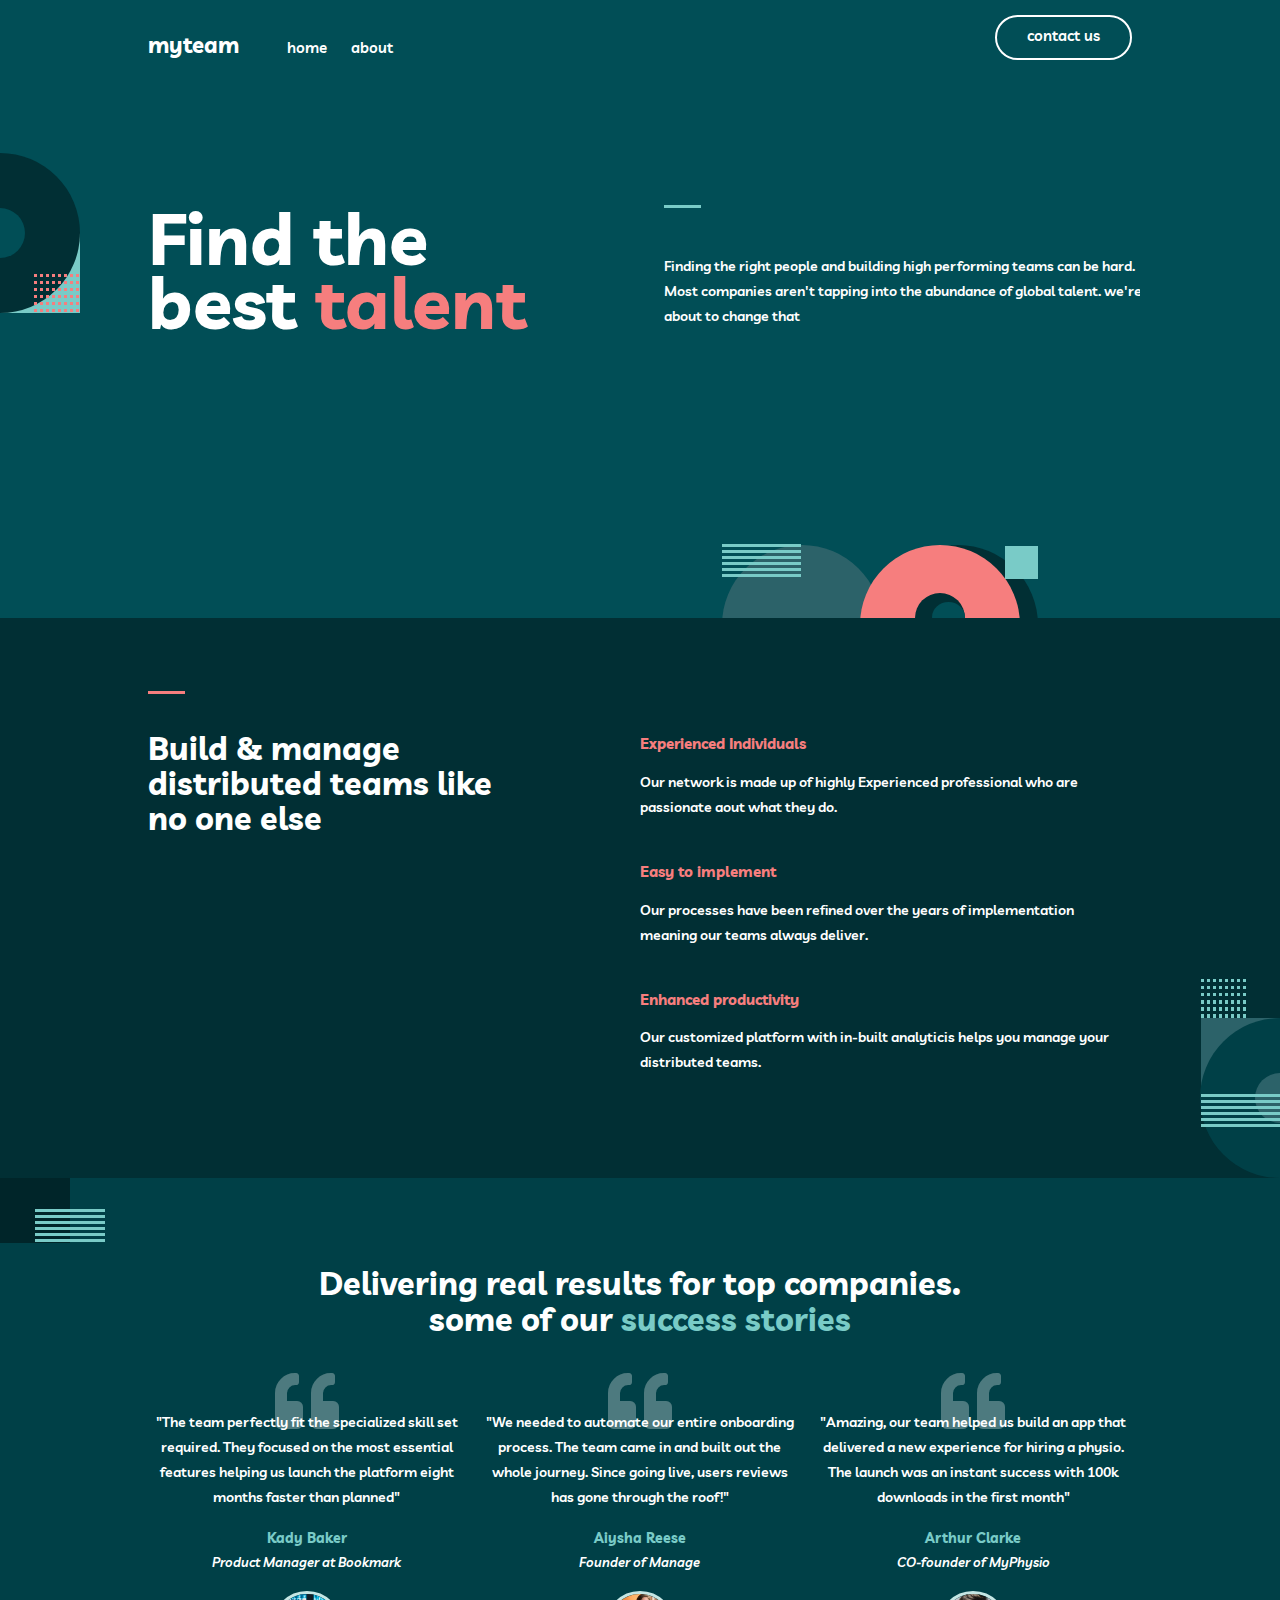
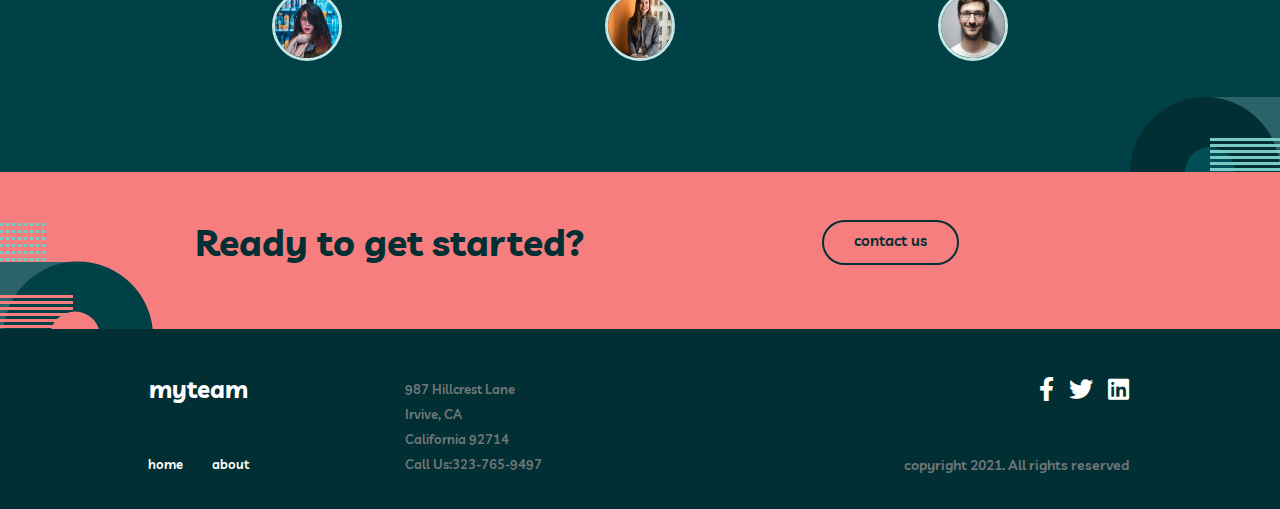
<file: index.html>
<!DOCTYPE html>
<html lang="en">
<head>
    <meta charset="UTF-8">
    <meta http-equiv="X-UA-Compatible" content="IE=edge">
    <meta name="viewport" content="width=device-width, initial-scale=1.0">
    <link rel="stylesheet" href="Assets/css/style.css">
    <link rel="stylesheet" href="https://cdnjs.cloudflare.com/ajax/libs/font-awesome/5.15.3/css/all.min.css">
    <title>Myteam</title>
</head>
<body>
    <header id="header">
        <nav class="nav">
            <a href="index.html" class="brand-logo">myteam</a>
            <ul class="nav-menu">
                <div>
                    <li class="nav-list"><a href="index.html" class="nav-link">home</a></li>
                    <li class="nav-list"><a href="about.html" class="nav-link">about</a></li>
                </div>
                <a href="contact.html" class="cta">contact us</a>
                <span class="nav-sc"></span>
                <span class="nav-circle"></span>
                <div class="nav-lines">
                    <span class="nav-line"></span>
                    <span class="nav-line"></span>
                    <span class="nav-line"></span>
                    <span class="nav-line"></span>
                    <span class="nav-line"></span>
                    <span class="nav-line"></span>
                </div>
            </ul>
            <div class="nav-toggle" id="toggle">
                <i class="fas fa-bars "></i>
            </div>
        </nav>
    </header>
    <div class="hero-section">
        <div class="hero-container container">
            <h1 class="hero-heading">Find the <br> best <span class="inline-text">talent</span></h1>
                <p>Finding the right people and building high performing teams can be hard. 
               Most companies aren't tapping into the abundance of global talent. we're about to change that
              </p>
              <span class="hero-circle"></span>

        </div>
        <span class="left-circle"></span>
        <span class="left-sc"></span>
        <span class="left-sq"></span>
        <div class="small-squares">
            <span class="small-square"></span>
            <span class="small-square"></span>
            <span class="small-square"></span>
            <span class="small-square"></span>
            <span class="small-square"></span>
            <span class="small-square"></span>
            <span class="small-square"></span>
            <span class="small-square"></span>
            <span class="small-square"></span>
            <span class="small-square"></span>
            <span class="small-square"></span>
            <span class="small-square"></span>
            <span class="small-square"></span>
            <span class="small-square"></span>
            <span class="small-square"></span>
            <span class="small-square"></span>
            <span class="small-square"></span>
            <span class="small-square"></span>
            <span class="small-square"></span>
            <span class="small-square"></span>
            <span class="small-square"></span>
            <span class="small-square"></span>
            <span class="small-square"></span>
            <span class="small-square"></span>
            <span class="small-square"></span>
            <span class="small-square"></span>
            <span class="small-square"></span>
            <span class="small-square"></span>
            <span class="small-square"></span>
            <span class="small-square"></span>
            <span class="small-square"></span>
            <span class="small-square"></span>
            <span class="small-square"></span>
            <span class="small-square"></span>
            <span class="small-square"></span>
            <span class="small-square"></span>
            <span class="small-square"></span>
            <span class="small-square"></span>
            <span class="small-square"></span>
            <span class="small-square"></span>
            <span class="small-square"></span>
            <span class="small-square"></span>
            <span class="small-square"></span>
            <span class="small-square"></span>
            <span class="small-square"></span>
            <span class="small-square"></span>
            <span class="small-square"></span>
            <span class="small-square"></span>
        </div>

    </div>
    
    <section class="section icons-section">
        <div class="icons-container container">
            <div class="icons-cont">
                <span class="hero-circle"></span>
                <span class="hero-circle2"></span>
                <span class="hero-circle3"></span>
                <span class="hero-sc"></span>
                <span class="hero-ssc"></span>
                <span class="hero-square"></span>
                <div class="hero-lines">
                    <span class="hero-line"></span>
                    <span class="hero-line"></span>
                    <span class="hero-line"></span>
                    <span class="hero-line"></span>
                    <span class="hero-line"></span>
                    <span class="hero-line"></span>
                </div>
            </div>
        </div>
    </section>

    <section class="section build-section">
        <div class="build-container container">
            <h2 class="build-title">Build & manage distributed teams like no one else</h2>
            <div class="build-datas">
                <div class="build-data">
                    <h4 class="inline-text">Experienced Individuals</h4>
                    <p>Our network is made up of highly Experienced professional who are
                      passionate aout what they do.</p>
                </div>

                <div class="build-data">
                    <h4 class="inline-text">Easy to implement</h4>
                    <p>Our processes have been refined over the years of implementation meaning our teams always deliver.</p>
                </div>

                <div class="build-data">
                    <h4 class="inline-text">Enhanced productivity</h4>
                    <p>Our customized platform with in-built analyticis helps you manage your distributed teams.</p>
                </div>

            </div>
        </div>
        <div class="build-circle"></div>
        <div class="build-ssc"></div>
        <div class="build-lines">
            <span class="build-line"></span>
            <span class="build-line"></span>
            <span class="build-line"></span>
            <span class="build-line"></span>
            <span class="build-line"></span>
            <span class="build-line"></span>
        </div>
        <div class="build-square"></div>
        <div class="small-squares">
            <span class="small-square"></span>
            <span class="small-square"></span>
            <span class="small-square"></span>
            <span class="small-square"></span>
            <span class="small-square"></span>
            <span class="small-square"></span>
            <span class="small-square"></span>
            <span class="small-square"></span>
            <span class="small-square"></span>
            <span class="small-square"></span>
            <span class="small-square"></span>
            <span class="small-square"></span>
            <span class="small-square"></span>
            <span class="small-square"></span>
            <span class="small-square"></span>
            <span class="small-square"></span>
            <span class="small-square"></span>
            <span class="small-square"></span>
            <span class="small-square"></span>
            <span class="small-square"></span>
            <span class="small-square"></span>
            <span class="small-square"></span>
            <span class="small-square"></span>
            <span class="small-square"></span>
            <span class="small-square"></span>
            <span class="small-square"></span>
            <span class="small-square"></span>
            <span class="small-square"></span>
            <span class="small-square"></span>
            <span class="small-square"></span>
            <span class="small-square"></span>
            <span class="small-square"></span>
            <span class="small-square"></span>
            <span class="small-square"></span>
            <span class="small-square"></span>
            <span class="small-square"></span>
            <span class="small-square"></span>
            <span class="small-square"></span>
            <span class="small-square"></span>
            <span class="small-square"></span>
            <span class="small-square"></span>
            <span class="small-square"></span>
            <span class="small-square"></span>
            <span class="small-square"></span>
            <span class="small-square"></span>
            <span class="small-square"></span>
            <span class="small-square"></span>
            <span class="small-square"></span>
        </div>
    </section>

    <section class="section testimonial-section">
        <div class="testimonial-container container">
            <h2 class="testimonial-title section-title">Delivering real results for top companies. some of our <span class="inline-text-2">success stories</span></h2>
            <div class="testimonial-items">
                <div class="testimonial-item">
                    <p>"The team perfectly fit the specialized skill set required.
                        They focused on the most essential features helping us launch the platform eight months faster than planned"</p>
                    <p class="name">Kady Baker</p>
                    <p class="role">Product Manager at Bookmark</p>
                    <img src="Assets/Images/benjamin-sow-96n1RWxW8pY-unsplash_35_2_40.pg.jpg" alt="" class="t-image">
                    <span><i class="fas fa-quote-left quote"></i></span>
                </div>

                <div class="testimonial-item">
                    <p>"We needed to automate our entire onboarding process. The team came in and built out the whole journey. Since going live, users reviews has gone through the roof!"
                       </p>
                    <p class="name">Aiysha Reese</p>
                    <p class="role">Founder of Manage</p>
                    <img src="Assets/Images/christina-wocintechchat-com-0Zx1bDv5BNY-unsplash_30_40.jpg" alt="" class="t-image">
                    <span><i class="fas fa-quote-left quote"></i></span>
                </div>

                <div class="testimonial-item">
                    <p>"Amazing, our team helped us build an app that delivered a new experience for hiring a physio.
                           The launch was an instant success with 100k downloads in the first month"</p></p>
                    <p class="name">Arthur Clarke</p>
                    <p class="role">CO-founder of MyPhysio</p>
                    <img src="Assets/Images/pexels-pixabay-220453_23.jpg" alt="" class="t-image">
                    <span><i class="fas fa-quote-left quote"></i></span>
                </div>
            </div>
        </div>

        <span class="testimonial-circle"></span>
        <span class="testimonial-sc"></span>
        <div class="testimonial-lines">
            <span class="testimonial-line"></span>
            <span class="testimonial-line"></span>
            <span class="testimonial-line"></span>
            <span class="testimonial-line"></span>
            <span class="testimonial-line"></span>
            <span class="testimonial-line"></span>
        </div>
        <div class="testimonial-square"></div>
        <div class="testimonial-top-square"></div>
        <div class="testimonial-top-lines">
            <span class="testimonial-top-line"></span>
            <span class="testimonial-top-line"></span>
            <span class="testimonial-top-line"></span>
            <span class="testimonial-top-line"></span>
            <span class="testimonial-top-line"></span>
            <span class="testimonial-top-line"></span>
        </div>

    </section>

    <section class="ready-section">
        <div class="ready-container container">
            <h2>Ready to get started?</h2>
            <a href="contact.html" class="cta2">contact us</a>
        </div>
        <span class="ready-circle"></span>
        <span class="small-circle"></span>
        <span class="ready-square"></span>
        <div class="ready-lines">
            <span class="ready-line"></span>
            <span class="ready-line"></span>
            <span class="ready-line"></span>
            <span class="ready-line"></span>
            <span class="ready-line"></span>
            <span class="ready-line"></span>
        </div>
        <div class="ready-small-squares">
            <span class="ready-small-square"></span>
            <span class="ready-small-square"></span>
            <span class="ready-small-square"></span>
            <span class="ready-small-square"></span>
            <span class="ready-small-square"></span>
            <span class="ready-small-square"></span>
            <span class="ready-small-square"></span>
            <span class="ready-small-square"></span>
            <span class="ready-small-square"></span>
            <span class="ready-small-square"></span>
            <span class="ready-small-square"></span>
            <span class="ready-small-square"></span>
            <span class="ready-small-square"></span>
            <span class="ready-small-square"></span>
            <span class="ready-small-square"></span>
            <span class="ready-small-square"></span>
            <span class="ready-small-square"></span>
            <span class="ready-small-square"></span>
            <span class="ready-small-square"></span>
            <span class="ready-small-square"></span>
            <span class="ready-small-square"></span>
            <span class="ready-small-square"></span>
            <span class="ready-small-square"></span>
            <span class="ready-small-square"></span>
            <span class="ready-small-square"></span>
            <span class="ready-small-square"></span>
            <span class="ready-small-square"></span>
            <span class="ready-small-square"></span>
            <span class="ready-small-square"></span>
            <span class="ready-small-square"></span>
            <span class="ready-small-square"></span>
            <span class="ready-small-square"></span>
            <span class="ready-small-square"></span>
            <span class="ready-small-square"></span>
            <span class="ready-small-square"></span>
            <span class="ready-small-square"></span>
            <span class="ready-small-square"></span>
            <span class="ready-small-square"></span>
            <span class="ready-small-square"></span>
            <span class="ready-small-square"></span>
            <span class="ready-small-square"></span>
            <span class="ready-small-square"></span>
            <span class="ready-small-square"></span>
            <span class="ready-small-square"></span>
            <span class="ready-small-square"></span>
            <span class="ready-small-square"></span>
            <span class="ready-small-square"></span>
            <span class="ready-small-square"></span>
        </div>
    </section>

    <footer class="footer">
        <div class="footer-container">
            <div class="footer-links">
                <div class="col1">
                    <a href="index.html" class="footer-logo">myteam</a>
                    <div class="footerlink">
                        <a href="index.html" class="link-item">home</a>
                        <a href="about.html" class="link-item">about</a>
                    </div>
                </div>
                <div class="address">
                    <ul>
                        <li>987 Hillcrest Lane</li>
                        <li>Irvive, CA</li>
                        <li>California 92714</li>
                        <li>Call Us:323-765-9497</li>
                    </ul>
                </div>
            
            </div>
            <div class="social-icons">
                <div class="social-icon">
                    <a href="#" class="icon-link"><i class="fab fa-facebook-f"></i></a>
                    <a href="#" class="icon-link"><i class="fab fa-twitter"></i></a>
                    <a href="#" class="icon-link"><i class="fab fa-linkedin"></i></a>
                </div>
                <p class="copyright">copyright 2021. All rights reserved</p>
            </div>
        </div>

    </footer>


    <script src="Assets/Script/main.js"></script>
</body>
</html>
</file>
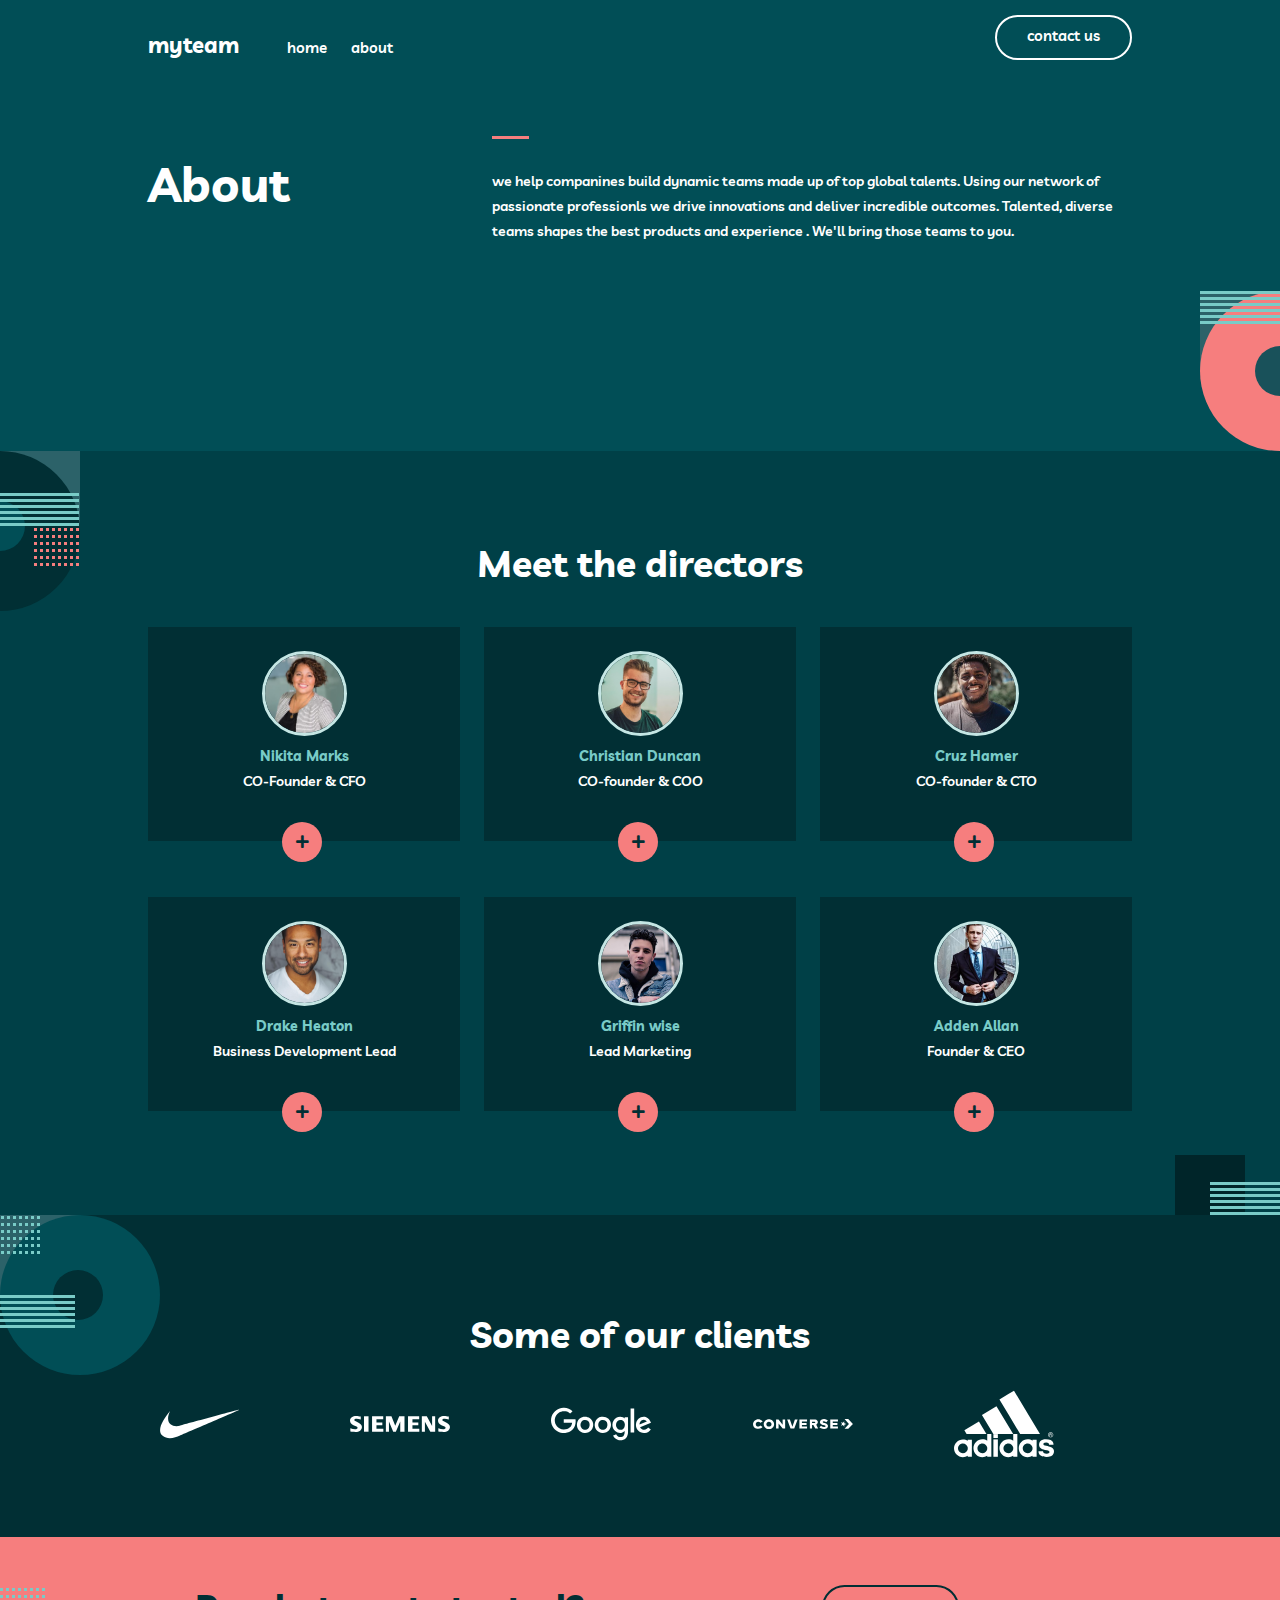
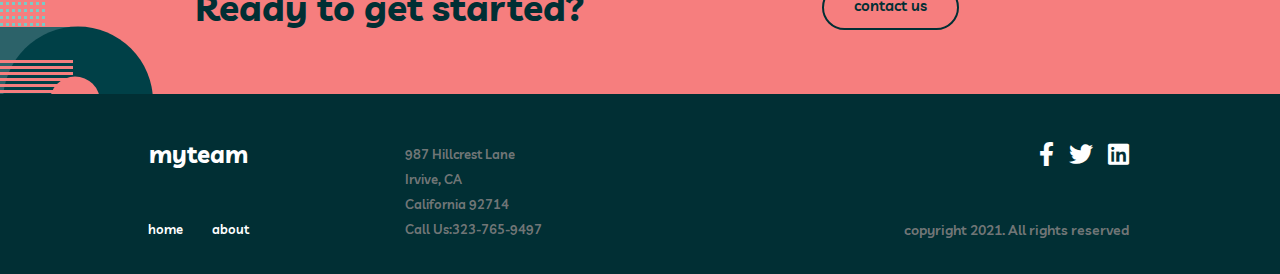
<file: about.html>
<!DOCTYPE html>
<html lang="en">
<head>
    <meta charset="UTF-8">
    <meta http-equiv="X-UA-Compatible" content="IE=edge">
    <meta name="viewport" content="width=device-width, initial-scale=1.0">
    <link rel="stylesheet" href="Assets/css/style.css">
    <link rel="stylesheet" href="Assets/css/about.css">
    <link rel="stylesheet" href="https://cdnjs.cloudflare.com/ajax/libs/font-awesome/5.15.3/css/all.min.css">
    <title>Myteam | About</title>
</head>
<body>
    <header id="header">
        <nav class="nav">
            <a href="index.html" class="brand-logo">myteam</a>
            <ul class="nav-menu">
                <div>
                    <li class="nav-list"><a href="index.html" class="nav-link">home</a></li>
                    <li class="nav-list"><a href="about.html" class="nav-link">about</a></li>
                </div>
                <a href="contact.html" class="cta">contact us</a>
                <span class="nav-sc"></span>
                <span class="nav-circle"></span>
                <div class="nav-lines">
                    <span class="nav-line"></span>
                    <span class="nav-line"></span>
                    <span class="nav-line"></span>
                    <span class="nav-line"></span>
                    <span class="nav-line"></span>
                    <span class="nav-line"></span>
                </div>
            </ul>
            <div class="nav-toggle" id="toggle">
                <i class="fas fa-bars "></i>
            </div>
        </nav>
    </header>

    <div class="hero-section about-hero">
        <div class="about-container container">
            <h1 class="hero-heading">About</h1>
            <p>we help companines build dynamic teams made up of top global talents.
                Using our network of passionate professionls we drive innovations and deliver incredible outcomes.
                Talented, diverse teams shapes the best products and experience . We'll bring those teams to you.
            </p>
        </div>
        <span class="about-sc"></span>
        <span class="about-circle"></span>
        <div class="about-lines">
            <span class="about-line"></span>
            <span class="about-line"></span>
            <span class="about-line"></span>
            <span class="about-line"></span>
            <span class="about-line"></span>
            <span class="about-line"></span>
        </div>
        <span class="about-square"></span>
    </div>

    <section class="meet-section">
        <div class="meet-container container">
            <h1 class="section-title">Meet the directors</h1>
            <div class="meet-cards">
                <div class="card">
                    <img src="Assets/Images/christina-wocintechchat-com-SJvDxw0azqw-unsplash_30_30.jpg" class="card-img" alt="">
                    <p class="card-name">Nikita Marks</p>
                    <p class="role">CO-Founder & CFO</p>
                    <div class="card-text card-text1">
                        <p class="card-name">Nikita Marks</p>
                        <P>"Techology is the forefront of enabling highly distributed teams. Thats where we come in."</P>
                        <div class="social-icons">
                            <a href="#" class="icon-link"><i class="fab fa-twitter"></i></a>
                            <a href="#" class="icon-link"><i class="fab fa-linkedin"></i></a>
                        </div>
                    </div>
                    <button id="card-btn1" class="card-btn"><i class="fas fa-plus"></i></button>

                </div>

                <div class="card">
                    <img src="Assets/Images/samuel-raita-RiDxDgHg7pw-unsplash_23.jpg" class="card-img" alt="">
                    <p class="card-name">Christian Duncan</p>
                    <p class="role">CO-founder & COO</p>
                    <div class="card-text card-text2">
                        <p class="card-name">Christian Duncan</p>
                        <P>"It has become appallingly obvious that our technology has exceeded our humanity."</P>
                        <div class="social-icons">
                            <a href="#" class="icon-link"><i class="fab fa-twitter"></i></a>
                            <a href="#" class="icon-link"><i class="fab fa-linkedin"></i></a>
                        </div>
                    </div>
                    <button id="card-btn2" class="card-btn"><i class="fas fa-plus"></i></button>
                </div>

                <div class="card">
                    <img src="Assets/Images/elizeu-dias-2EGNqazbAMk-unsplash_25_30.jpg" class="card-img" alt="">
                    <p class="card-name">Cruz Hamer</p>
                    <p class="role">CO-founder & CTO</p>
                    <div class="card-text card-text3">
                        <p class="card-name">Cruz Hamer</p>
                        <P>"It is only when they go wrong that machines remind you how powerful they are."</P>
                        <div class="social-icons">
                            <a href="#" class="icon-link"><i class="fab fa-twitter"></i></a>
                            <a href="#" class="icon-link"><i class="fab fa-linkedin"></i></a>
                        </div>
                    </div>
                    <button id="card-btn3" class="card-btn"><i class="fas fa-plus"></i></button>
                </div>

                <div class="card">
                    <img src="Assets/Images/joseph-gonzalez-iFgRcqHznqg-unsplash_25.jpg" class="card-img" alt="">
                    <p class="card-name">Drake Heaton</p>
                    <p class="role">Business Development Lead</p>
                    <div class="card-text card-text4">
                        <p class="card-name">Drake Heaton</p>
                        <P>"Once a new technology rolls over you, if you're not part of the steamroller, you're part of the road."</P>
                        <div class="social-icons">
                            <a href="#" class="icon-link"><i class="fab fa-twitter"></i></a>
                            <a href="#" class="icon-link"><i class="fab fa-linkedin"></i></a>
                        </div>
                    </div>
                    <button id="card-btn4" class="card-btn"><i class="fas fa-plus"></i></button>
                </div>

                <div class="card">
                    <img src="Assets/Images/eric-karim-cornelis-b3oyT44E3LE-unsplash_40.jpg" class="card-img" alt="">
                    <p class="card-name">Griffin wise</p>
                    <p class="role">Lead Marketing</p>
                    <div class="card-text card-text5">
                        <p class="card-name">Griffin wise</p>
                        <P>"Technology is best when it brings people together."</P>
                        <div class="social-icons">
                            <a href="#" class="icon-link"><i class="fab fa-twitter"></i></a>
                            <a href="#" class="icon-link"><i class="fab fa-linkedin"></i></a>
                        </div>
                    </div>
                    <button id="card-btn5" class="card-btn"><i class="fas fa-plus"></i></button>
                </div>

                <div class="card">
                    <img src="Assets/Images/gregory-hayes-h5cd51KXmRQ-unsplash_25_30.jpg" class="card-img" alt="">
                    <p class="card-name">Adden Allan</p>
                    <p class="role">Founder & CEO</p>
                    <div class="card-text card-text6">
                        <p class="card-name">Adden Allan</p>
                        <P>"The Web as I envisaged it, we have not seen it yet. The future is still so much bigger than the past."</P>
                        <div class="social-icons">
                            <a href="#" class="icon-link"><i class="fab fa-twitter"></i></a>
                            <a href="#" class="icon-link"><i class="fab fa-linkedin"></i></a>
                        </div>
                    </div>
                    <button id="card-btn6" class="card-btn"><i class="fas fa-plus"></i></button>
                </div>
            </div>

        </div>
        <span class="meet-square"></span>
        <div class="meet-lines">
            <span class="meet-line"></span>
            <span class="meet-line"></span>
            <span class="meet-line"></span>
            <span class="meet-line"></span>
            <span class="meet-line"></span>
            <span class="meet-line"></span>
        </div>
        <span class="meet-big-square"></span>
        <div class="lines">
            <span class="line"></span>
            <span class="line"></span>
            <span class="line"></span>
            <span class="line"></span>
            <span class="line"></span>
            <span class="line"></span>
            <span class="line"></span>
        </div>
        <span class="meet-circle"></span>
        <span class="meet-sc"></span>
        <div class="ready-small-squares">
            <span class="ready-small-square"></span>
            <span class="ready-small-square"></span>
            <span class="ready-small-square"></span>
            <span class="ready-small-square"></span>
            <span class="ready-small-square"></span>
            <span class="ready-small-square"></span>
            <span class="ready-small-square"></span>
            <span class="ready-small-square"></span>
            <span class="ready-small-square"></span>
            <span class="ready-small-square"></span>
            <span class="ready-small-square"></span>
            <span class="ready-small-square"></span>
            <span class="ready-small-square"></span>
            <span class="ready-small-square"></span>
            <span class="ready-small-square"></span>
            <span class="ready-small-square"></span>
            <span class="ready-small-square"></span>
            <span class="ready-small-square"></span>
            <span class="ready-small-square"></span>
            <span class="ready-small-square"></span>
            <span class="ready-small-square"></span>
            <span class="ready-small-square"></span>
            <span class="ready-small-square"></span>
            <span class="ready-small-square"></span>
            <span class="ready-small-square"></span>
            <span class="ready-small-square"></span>
            <span class="ready-small-square"></span>
            <span class="ready-small-square"></span>
            <span class="ready-small-square"></span>
            <span class="ready-small-square"></span>
            <span class="ready-small-square"></span>
            <span class="ready-small-square"></span>
            <span class="ready-small-square"></span>
            <span class="ready-small-square"></span>
            <span class="ready-small-square"></span>
            <span class="ready-small-square"></span>
            <span class="ready-small-square"></span>
            <span class="ready-small-square"></span>
            <span class="ready-small-square"></span>
            <span class="ready-small-square"></span>
            <span class="ready-small-square"></span>
            <span class="ready-small-square"></span>
            <span class="ready-small-square"></span>
            <span class="ready-small-square"></span>
            <span class="ready-small-square"></span>
            <span class="ready-small-square"></span>
            <span class="ready-small-square"></span>
            <span class="ready-small-square"></span>
        </div>
    </section>

    <section class="clients-section">
        <div class="clients-container container">
            <h1 class="section-title">Some of our clients</h1>
            <div class="clients-logo">
                <div class="client-logo">
                    <img src="Assets/Images/nike-4.svg" alt="" class="client-logo">
                </div>

                <div class="client-logo">
                    <img src="Assets/Images/Siemens-logo.svg"alt="" class="client-logo">
                </div>

                <div class="client-logo">
                    <img src="Assets/Images/google-2015.svg" alt="" class="client-logo">
                </div>

                <div class="client-logo">
                    <img src="Assets/Images/Converse-logo.svg" alt="" class="client-logo converse">
                </div>
                <div class="client-logo">
                    <img src="Assets/Images/Adidas-01.svg" alt="" class="client-logo">
                </div>
            </div>

        </div>
        <span class="clients-circle"></span>
        <span class="clients-sq"></span>
        <span class="clients-sc"></span>
        <div class="small-squares">
            <span class="small-square"></span>
            <span class="small-square"></span>
            <span class="small-square"></span>
            <span class="small-square"></span>
            <span class="small-square"></span>
            <span class="small-square"></span>
            <span class="small-square"></span>
            <span class="small-square"></span>
            <span class="small-square"></span>
            <span class="small-square"></span>
            <span class="small-square"></span>
            <span class="small-square"></span>
            <span class="small-square"></span>
            <span class="small-square"></span>
            <span class="small-square"></span>
            <span class="small-square"></span>
            <span class="small-square"></span>
            <span class="small-square"></span>
            <span class="small-square"></span>
            <span class="small-square"></span>
            <span class="small-square"></span>
            <span class="small-square"></span>
            <span class="small-square"></span>
            <span class="small-square"></span>
            <span class="small-square"></span>
            <span class="small-square"></span>
            <span class="small-square"></span>
            <span class="small-square"></span>
            <span class="small-square"></span>
            <span class="small-square"></span>
            <span class="small-square"></span>
            <span class="small-square"></span>
            <span class="small-square"></span>
            <span class="small-square"></span>
            <span class="small-square"></span>
            <span class="small-square"></span>
            <span class="small-square"></span>
            <span class="small-square"></span>
            <span class="small-square"></span>
            <span class="small-square"></span>
            <span class="small-square"></span>
            <span class="small-square"></span>
            <span class="small-square"></span>
            <span class="small-square"></span>
            <span class="small-square"></span>
            <span class="small-square"></span>
            <span class="small-square"></span>
            <span class="small-square"></span>
        </div>
        <div class="clients-lines">
            <span class="clients-line"></span>
            <span class="clients-line"></span>
            <span class="clients-line"></span>
            <span class="clients-line"></span>
            <span class="clients-line"></span>
            <span class="clients-line"></span>
        </div>
    </section>

    <section class="ready-section">
        <div class="ready-container container">
            <h2>Ready to get started?</h2>
            <a href="contact.html" class="cta2">contact us</a>
        </div>
        <span class="ready-circle"></span>
        <span class="small-circle"></span>
        <span class="ready-square"></span>
        <div class="ready-lines">
            <span class="ready-line"></span>
            <span class="ready-line"></span>
            <span class="ready-line"></span>
            <span class="ready-line"></span>
            <span class="ready-line"></span>
            <span class="ready-line"></span>
        </div>
        <div class="ready-small-squares">
            <span class="ready-small-square"></span>
            <span class="ready-small-square"></span>
            <span class="ready-small-square"></span>
            <span class="ready-small-square"></span>
            <span class="ready-small-square"></span>
            <span class="ready-small-square"></span>
            <span class="ready-small-square"></span>
            <span class="ready-small-square"></span>
            <span class="ready-small-square"></span>
            <span class="ready-small-square"></span>
            <span class="ready-small-square"></span>
            <span class="ready-small-square"></span>
            <span class="ready-small-square"></span>
            <span class="ready-small-square"></span>
            <span class="ready-small-square"></span>
            <span class="ready-small-square"></span>
            <span class="ready-small-square"></span>
            <span class="ready-small-square"></span>
            <span class="ready-small-square"></span>
            <span class="ready-small-square"></span>
            <span class="ready-small-square"></span>
            <span class="ready-small-square"></span>
            <span class="ready-small-square"></span>
            <span class="ready-small-square"></span>
            <span class="ready-small-square"></span>
            <span class="ready-small-square"></span>
            <span class="ready-small-square"></span>
            <span class="ready-small-square"></span>
            <span class="ready-small-square"></span>
            <span class="ready-small-square"></span>
            <span class="ready-small-square"></span>
            <span class="ready-small-square"></span>
            <span class="ready-small-square"></span>
            <span class="ready-small-square"></span>
            <span class="ready-small-square"></span>
            <span class="ready-small-square"></span>
            <span class="ready-small-square"></span>
            <span class="ready-small-square"></span>
            <span class="ready-small-square"></span>
            <span class="ready-small-square"></span>
            <span class="ready-small-square"></span>
            <span class="ready-small-square"></span>
            <span class="ready-small-square"></span>
            <span class="ready-small-square"></span>
            <span class="ready-small-square"></span>
            <span class="ready-small-square"></span>
            <span class="ready-small-square"></span>
            <span class="ready-small-square"></span>
        </div>
    </section>
    <footer class="footer">
        <div class="footer-container">
            <div class="footer-links">
                <div class="col1">
                    <a href="index.html" class="footer-logo">myteam</a>
                    <div class="footerlink">
                        <a href="index.html">home</a>
                        <a href="about.html">about</a>
                    </div>
                </div>
                <div class="address">
                    <ul>
                        <li>987 Hillcrest Lane</li>
                        <li>Irvive, CA</li>
                        <li>California 92714</li>
                        <li>Call Us:323-765-9497</li>
                    </ul>
                </div>
            
            </div>
            <div class="social-icons">
                <div class="social-icon">
                    <a href="#" class="icon-link"><i class="fab fa-facebook-f"></i></a>
                    <a href="#" class="icon-link"><i class="fab fa-twitter"></i></a>
                    <a href="#" class="icon-link"><i class="fab fa-linkedin"></i></a>
                </div>
                <p class="copyright">copyright 2021. All rights reserved</p>
            </div>
        </div>
    </footer>
    
    <script src="Assets/Script/main.js"></script>
</body>
</html>
</file>
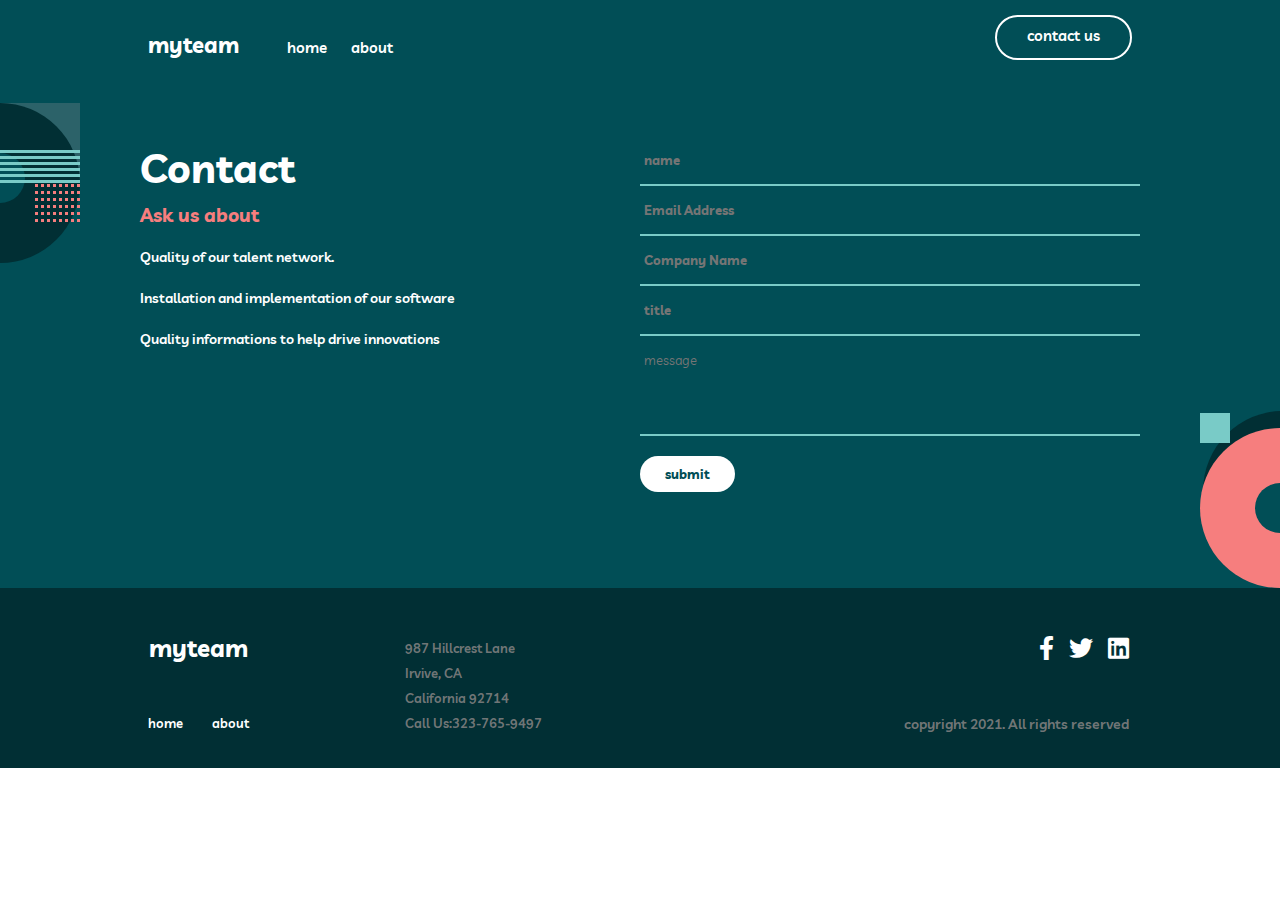
<file: contact.html>
<!DOCTYPE html>
<html lang="en">
<head>
    <meta charset="UTF-8">
    <meta http-equiv="X-UA-Compatible" content="IE=edge">
    <meta name="viewport" content="width=device-width, initial-scale=1.0">
    <link rel="stylesheet" href="Assets/css/style.css">
    <link rel="stylesheet" href="Assets/css/contact.css">
    <link rel="stylesheet" href="https://cdnjs.cloudflare.com/ajax/libs/font-awesome/5.15.3/css/all.min.css">   
    <title>Myteam | Contact </title>
</head>
<body>
    <header id="header">
        <nav class="nav">
            <a href="index.html" class="brand-logo">myteam</a>
            <ul class="nav-menu">
                <div>
                    <li class="nav-list"><a href="index.html" class="nav-link">home</a></li>
                    <li class="nav-list"><a href="about.html" class="nav-link">about</a></li>
                </div>
                <a href="contact.html" class="cta">contact us</a>
                <span class="nav-sc"></span>
                <span class="nav-circle"></span>
                <div class="nav-lines">
                    <span class="nav-line"></span>
                    <span class="nav-line"></span>
                    <span class="nav-line"></span>
                    <span class="nav-line"></span>
                    <span class="nav-line"></span>
                    <span class="nav-line"></span>
                </div>
            </ul>
            <div class="nav-toggle" id="toggle">
                <i class="fas fa-bars "></i>
            </div>
        </nav>
    </header>

 <section class="contact-section">
      <div class="contact-container container">
        <div class="col-1">
            <h1>Contact</h1>
            <h4 class="inline-text">Ask us about</h4>
            <p>Quality of our talent network.</p>
            <p>Installation and implementation of our software</p>
            <p>Quality informations to help drive innovations</p>
        </div>
        <div class="form">
            <form action="#" method="POST" id="form">
                <div class="form-group">
                    <input type="text" placeholder="name" id="name" class="input">
                </div>
                <div class="form-group">
                    <input type="Email" placeholder="Email Address" id="email" class="input">
                </div>
                <div class="form-group">
                    <input type="text" placeholder="Company Name" id="company-name" class="input">
                </div>
                <div class="form-group">
                    <input type="text" placeholder="title" id="title" class="input">
                </div>
                <div class="form-group">
                    <textarea id="textarea" cols="30" rows="10" placeholder="message"></textarea>
                </div>
                
                <input type="submit" value="submit" class="submit">
            </form>
        </div>
     </div>
       <span class="contact-circle"></span>
       <span class="contact-circle2"></span>
       <span class="contact-sc"></span>
       <span class="contact-sq"></span>
       <span class="contact-big-square"></span>
       <div class="contact-lines">
        <span class="contact-line"></span>
        <span class="contact-line"></span>
        <span class="contact-line"></span>
        <span class="contact-line"></span>
        <span class="contact-line"></span>
        <span class="contact-line"></span>
        <div class="ready-small-squares">
            <span class="ready-small-square"></span>
            <span class="ready-small-square"></span>
            <span class="ready-small-square"></span>
            <span class="ready-small-square"></span>
            <span class="ready-small-square"></span>
            <span class="ready-small-square"></span>
            <span class="ready-small-square"></span>
            <span class="ready-small-square"></span>
            <span class="ready-small-square"></span>
            <span class="ready-small-square"></span>
            <span class="ready-small-square"></span>
            <span class="ready-small-square"></span>
            <span class="ready-small-square"></span>
            <span class="ready-small-square"></span>
            <span class="ready-small-square"></span>
            <span class="ready-small-square"></span>
            <span class="ready-small-square"></span>
            <span class="ready-small-square"></span>
            <span class="ready-small-square"></span>
            <span class="ready-small-square"></span>
            <span class="ready-small-square"></span>
            <span class="ready-small-square"></span>
            <span class="ready-small-square"></span>
            <span class="ready-small-square"></span>
            <span class="ready-small-square"></span>
            <span class="ready-small-square"></span>
            <span class="ready-small-square"></span>
            <span class="ready-small-square"></span>
            <span class="ready-small-square"></span>
            <span class="ready-small-square"></span>
            <span class="ready-small-square"></span>
            <span class="ready-small-square"></span>
            <span class="ready-small-square"></span>
            <span class="ready-small-square"></span>
            <span class="ready-small-square"></span>
            <span class="ready-small-square"></span>
            <span class="ready-small-square"></span>
            <span class="ready-small-square"></span>
            <span class="ready-small-square"></span>
            <span class="ready-small-square"></span>
            <span class="ready-small-square"></span>
            <span class="ready-small-square"></span>
            <span class="ready-small-square"></span>
            <span class="ready-small-square"></span>
            <span class="ready-small-square"></span>
            <span class="ready-small-square"></span>
            <span class="ready-small-square"></span>
            <span class="ready-small-square"></span>
        </div>
    </div>
 </section>


    <footer class="footer">
        <div class="footer-container">
            <div class="footer-links">
                <div class="col1">
                    <a href="index.html" class="footer-logo">myteam</a>
                    <div class="footerlink">
                        <a href="index.html">home</a>
                        <a href="about.html">about</a>
                    </div>
                </div>
                <div class="address">
                    <ul>
                        <li>987 Hillcrest Lane</li>
                        <li>Irvive, CA</li>
                        <li>California 92714</li>
                        <li>Call Us:323-765-9497</li>
                    </ul>
                </div>
            
            </div>
            <div class="social-icons">
                <div class="social-icon">
                    <a href="#" class="icon-link"><i class="fab fa-facebook-f"></i></a>
                    <a href="#" class="icon-link"><i class="fab fa-twitter"></i></a>
                    <a href="#" class="icon-link"><i class="fab fa-linkedin"></i></a>
                </div>
                <p class="copyright">copyright 2021. All rights reserved</p>
            </div>
        </div>
    </footer>
    <script src="Assets/Script/main.js"></script>
    
</body>
</html>
</file>
<file: Assets/css/style.css>
@import url('https://fonts.googleapis.com/css2?family=Livvic:ital,wght@0,600;0,700;1,300&display=swap');
* {
    margin: 0;
    padding: 0;
    box-sizing: border-box;
}

:root {
    --color1: #014e56;
    --color2: #f67e7e;
    --color3: #ffffff;
    --color4: #79cbc7;
    --color5: #2c6269;
    --color6: #004047;
    --color7: #012f34;
    --color8: #002529;
    --font: 'Livvic', sans-serif;
}
body {
    color: var(--color3);
    font-family: var(--font);
    font-size: 15px;
    line-height: 25px;
    font-weight: 600;
}
ul {
    list-style: none;
}
a {
    text-decoration: none;
}
.nav a {
    color: white;
}
img {
    width: 100%;
}
#header {
    max-width: 100%;
    background-color: var(--color1);
    position: sticky;
    top: 0;
    z-index: 20;
}
.brand-logo {
    font-weight: 700;
    font-size: 1.4rem;
}
.cta {
    display: inline-block;
    border: 2px solid white;
    border-radius: 30px;
    transition: .3s;
    outline: none;
    background-color: inherit;
    padding: 6px 30px 10px 30px;
}
.cta:hover {
    background-color: white;
    color: var(--color5);
}
h1 {
    line-height: 2rem;
}
p {
    font-size: 13px;
}
.nav {
    display: flex;
    justify-content: space-between;
    max-width: 1000px;
    align-items: center;
    background-color: var(--color1);
    margin: auto;
    height: 5.5rem;
    padding: 0 1rem;
}
.nav-menu {
    position: fixed;
    width: 70%;
    background-color: var(--color5);
    top: 0;
    right: -100%;
    height: 100vh;
    padding-left: 2rem;
    padding-top: 4rem;
    transition: .4s;
    z-index: 49;
}
.nav-menu .nav-circle {
    position: absolute;
    right: 0;
    bottom: 0;
    width: 160px;
    height: 160px;
    border-radius: 50%;
    transform: translateX(50%);
    background-color: var(--color2);
    z-index: 2;
}
.nav-menu .nav-sc {
    position: absolute;
    width: 50px;
    height: 50px;
    bottom: 55px;
    right: -25px;
    background-color: var(--color5);
    border-radius: 50%;
    z-index: 3;
}
.nav-menu .nav-lines {
    width: 79px;
    height: 66px;
    position: absolute;
    right: 0;
    bottom: 93px;
    z-index: 4;
    display: flex;
    flex-direction: column;
}
.card-active {
    background-color: var(--color4);
}
.nav-menu .nav-lines .nav-line {
    width: 100%;
    height: 3px;
    background-color: var(--color4);
    margin-bottom: 3px;
}
.nav-toggle {
    font-size: 1.3rem;
    cursor: pointer;
    z-index: 50;
}
.show-menu {
    right: 0;
}
.nav-list {
    margin-bottom: 1.2rem;
}
.nav-link {
    transition: .3s;
}
.nav-link:hover {
    color: var(--color2);
}
.hero-section {
    background-color: var(--color1);
    position: relative;
    padding-bottom: 4rem;
}
.container {
    max-width: 1000px;
    margin: auto;
    padding: 1rem;
}
.inline-text {
    color: var(--color2);
}
.hero-container {
    padding-top: 2rem;
    text-align: center;
    overflow: hidden;
}
.hero-heading {
    margin-bottom: 1rem;
}
.hero-container {
    max-width: 430px;
    margin: auto;
    position: relative;
    height: 50vh;

}
.icons-section {
    background-color: var(--color1);
}
.icons-section .container {
    position: relative;

}
.icons-container .icons-cont {
    max-width: 300px;
    margin: auto;
    position: relative;
}
.icons-container .icons-cont .hero-circle {
    position: absolute;
    width: 160px;
    height: 160px;
    bottom: -15px;
    left: -8px;
    background-color: var(--color5);
    border-radius: 50%;
    transform: translateY(50%);
    z-index: 2;
    overflow: hidden;

}
.icons-container .icons-cont .hero-circle2{
    position: absolute;
    width: 160px;
    height: 160px;
    bottom: -15px;
    right: -8px;
    background-color: var(--color7);
    border-radius: 50%;
    transform: translateY(50%);
    z-index: 2;
}
.icons-container .icons-cont .hero-circle3{
    position: absolute;
    width: 160px;
    height: 160px;
    bottom: -15px;
    right: 10px;
    background-color: var(--color2);
    border-radius: 50%;
    transform: translateY(50%);
    z-index: 3;
}
.icons-container .icons-cont .hero-sc {
    position: absolute;
    width: 50px;
    height: 50px;
    bottom: -15px;
    right: 65px;
    background-color: var(--color7);
    border-radius: 50%;
    transform: translateY(50%);
    z-index: 4;
}
.icons-container .icons-cont .hero-ssc {
    position: absolute;
    width: 33px;
    height: 30px;
    background-color: var(--color1);
    bottom: -12px;
    border-radius: 50%;
    right: 65px;
    z-index: 5;
    transform: translateY(14px);
    overflow: hidden;
}
.icons-container .icons-cont .hero-square {
    position: absolute;
    width: 33px;
    height: 33px;
    right: -8px;
    bottom: 31px;
    background-color: var(--color4);
    z-index: 4;
}


.icons-container .icons-cont .hero-lines {
    width: 79px;
    height: 66px;
    position: absolute;
    left: -8px;
    bottom: 0;
    z-index: 4;
    display: flex;
    flex-direction: column;
}
.icons-container .icons-cont .hero-lines .hero-line {
    width: 100%;
    height: 3px;
    background-color: var(--color4);
    margin-bottom: 3px;
}

/*build section*/
.build-section {
    background-color: var(--color7);
    position: relative;
    padding: 4.5rem 0 1rem;
    overflow: hidden;
    z-index: 8;
}
.build-title {
    margin-right: 40%;
    position: relative;
    margin-bottom: 3rem;
}
.build-title::after {
    content: "";
    position: absolute;
    left: 0;
    top: -1.7rem;
    height: 3px;
    width: 2.3rem;
    background-color: var(--color2);
}
.build-data {
    text-align: center;
    margin-bottom: 2.5rem;
}
.build-section .build-circle {
    position: absolute;
    top: 45px;
    right: 0;
    width: 160px;
    height: 160px;
    border-radius: 50%;
    transform: translateX(50%);
    background-color: var(--color6);
    z-index: 2;
}
.build-section .build-ssc {
    position: absolute;
    width: 50px;
    height: 50px;
    top: 100px;
    right: -25px;
    background-color: var(--color5);
    border-radius: 50%;
    z-index: 3;
}
.build-section .build-square {
    position: absolute;
    top: 40px;
    right: 0;
    width: 79px;
    height: 80px;
    background-color:var(--color5);
    z-index: 1;
}
.build-section .build-lines {
    width: 79px;
    height: 66px;
    position: absolute;
    right: 0;
    top: 120px;
    z-index: 4;
    display: flex;
    flex-direction: column;
}
.build-section .build-lines .build-line {
    width: 100%;
    height: 3px;
    background-color: var(--color4);
    margin-bottom: 3px;
}
.build-section .small-squares {
    position: absolute;
    top: 0;
    right: 39px;
    width: 35px;
    height: 40px;
    display: grid;
    grid-template-columns: repeat(8, 1fr);
    grid-template-rows: repeat(6, 1fr);
    position: absolute;
    column-gap: .18rem;
    row-gap: .15rem;
    justify-content: center;
    align-items: center;
}
.build-section .small-squares .small-square {
    background-color:var(--color4);
    width: .2rem;
    height: .2rem;
}
.build-data h4 {
    margin-bottom: .8rem;
}
/* testimonial section*/ 
.testimonial-section {
    position: relative;
    background-color: var(--color6);
    padding: 5rem 0 2rem;
    overflow: hidden;
}
.section-title {
    text-align: center;
}
.testimonial-title {
    margin-bottom: 4.5rem;
}
.quote {
    opacity: 0.3;
    font-size: 4rem;
    position: absolute;
    top: -2.5rem;
    left: 50%;
    color: var(--color3);
    transform: translateX(-50%);
}
.testimonial-item {
    text-align: center;
    margin-bottom: 4rem;
    position: relative;
}
.testimonial-item .name {
    color: var(--color4);
    margin-top: 1rem;
    font-weight: 700;

}
.testimonial-item .role {
    font-size: 13px;
    font-style: oblique;

}
.testimonial-item .t-image {
    width: 70px;
    height: 70px;
    border-radius: 50%;
    object-fit: cover;
    border: 3px solid #c5e6e4;
    margin-top: 1rem;
}
.inline-text-2 {
    color: var(--color4);
}

.testimonial-section .testimonial-circle {
    position: absolute;
    bottom: 0;
    right: 0;
    width: 150px;
    height: 150px;
    border-radius: 50%;
    transform: translateY(50%);
    background-color: var(--color7);
    z-index: 2;
}
.testimonial-section .testimonial-sc {
    position: absolute;
    width: 50px;
    height: 50px;
    bottom: 0;
    right: 45px;
    transform: translateY(50%);
    background-color: var(--color1);
    border-radius: 50%;
    z-index: 4;
}
.testimonial-section .testimonial-lines {
    width: 70px;
    height: 66px;
    position: absolute;
    right: 0;
    bottom: -32px;
    z-index: 4;
    display: flex;
    flex-direction: column;
}
.testimonial-section .testimonial-lines .testimonial-line {
    width: 100%;
    height: 3px;
    background-color: var(--color4);
    margin-bottom: 3px;
}
.testimonial-section .testimonial-top-lines {
    width: 70px;
    height: 66px;
    position: absolute;
    left: 35px;
    top: 31px;
    z-index: 4;
    display: flex;
    flex-direction: column;
}
.testimonial-section .testimonial-top-lines .testimonial-top-line {
    width: 100%;
    height: 3px;
    background-color: var(--color4);
    margin-bottom: 3px;
}
.testimonial-section .testimonial-square {
    position: absolute;
    bottom: 8px;
    right: 0;
    width: 75px;
    height: 67px;
    background-color:var(--color5);
    z-index: 1;
}
.testimonial-section .testimonial-top-square {
    position: absolute;
    top: 0;
    left: 0;
    width: 70px;
    height: 65px;
    background-color: var(--color8);
}
/*ready section*/
.ready-section .ready-lines {
    width: 73px;
    height: 66px;
    position: absolute;
    left: 0;
    bottom: -50px;
    z-index: 4;
    display: flex;
    flex-direction: column;
}
.ready-section .ready-lines .ready-line {
    width: 100%;
    height: 3px;
    background-color: var(--color2);
    margin-bottom: 3px;
}
.ready-section {
    background-color: var(--color2);
    position: relative;
    padding: 4.5rem 0 4.5rem;
    color: var(--color7);
    overflow: hidden;
}
.cta2 {
    display: inline-block;
    border: 2px solid var(--color7);
    border-radius: 30px;
    transition: .4s;
    outline: none;
    background-color: inherit;
    padding: 6px 30px 10px 30px;
    color: var(--color7);
}
.cta2:hover {
    background-color: var(--color7);
    color: white;
    
}
.ready-container {
    text-align: center;
    padding: 0 20%;
}
.ready-section .ready-circle {
    position: absolute;
    bottom: 0;
    left: .2rem;
    width: 150px;
    height: 150px;
    border-radius: 50%;
    background-color: var(--color6);
    transform: translateY(55%);
    z-index: 3;
}
.ready-section .small-circle {
    position: absolute;
    bottom: 0;
    left: 50px;
    width: 50px;
    height: 50px;
    border-radius: 50%;
    background-color: var(--color2);
    transform: translateY(65%);
    z-index: 4;
}
.ready-section .ready-square {
    position: absolute;
    bottom: 0;
    left: 0;
    width: 75px;
    height: 67px;
    background-color:var(--color5);
    z-index: 2;
}
.ready-section .ready-small-squares {
    position: absolute;
    bottom: 67px;
    left: 5px;
    width: 35px;
    height: 40px;
    display: grid;
    grid-template-columns: repeat(8, 1fr);
    grid-template-rows: repeat(6, 1fr);
    position: absolute;
    column-gap: .18rem;
    row-gap: .15rem;
    justify-content: center;
    align-items: center;
}
.ready-section .ready-small-squares .ready-small-square {
    background-color:var(--color4);
    width: .2rem;
    height: .2rem;
}

/*footer*/
.ready-container h2 {
    margin-bottom: 1rem;
}
.footer {
    background-color: var(--color7);
    padding: 3rem 0 2rem;
}
.footer-container {
    text-align: center;
    font-size: 13px;
    display: grid;
    gap: 2rem;
    max-width: 1000px;
    margin: auto;
}
.footer-container .footer-links {
    display: grid;
    gap: 1rem;
}
.footer a {
    color: white;
}
.footer-logo {
    font-size: 1.5rem;
}
.footerlink {
    margin-top: 1.5rem;
    font-size: 13px;
}
.footerlink .link-item {
    transition: .4s;
}
.footerlink .link-item:hover {
    color: var(--color2);
}
.footer-container .footer-links .footer-logo {
    font-weight: 700;
    font-size: 1.5rem;
}
.footerlink a:first-child{
    margin-right: 1.6rem;
}
.footer-links .address {
    color: rgba(128, 128, 128, 0.901);
}
.social-icons .social-icon {
    width: 90px;
    display: flex;
    margin: auto;
    justify-content: space-between;
}
.social-icons .social-icon .icon-link {
    font-size: 1.5rem;
    transition: .3s;
}
.social-icons .social-icon .icon-link:hover {
    color: var(--color2);
}
.footer-container .social-icon{
    margin-bottom: .5rem;
}
.copyright {
    color: rgba(128, 128, 128, 0.901);

}




/*responsiveness*/
@media (min-width:480px) {
    .hero-heading {
        font-size: 2.2rem;
    }
}
@media only screen and (min-width:550px) {
    .build-container, .testimonial-container {
        margin: 0 5%;
    }
}
@media only screen and (min-width:650px) {
    #toggle {
        display: none;
    }
    .hero-heading {
        font-size: 2.5rem;
        line-height: 3rem;
    }
    .nav-menu {
        position: initial;
        width: 100%;
        padding: 0;
        background-color: unset;
        display: flex;
        justify-content: space-between;
        align-items: end;
        margin-left: 2rem;
        transition: unset;
        height: 2rem;
    }
    .nav-menu div {
        display: flex;
    }
    .nav-menu div li {
        margin-bottom: 0;
        margin-right: 1.5rem;
    }
    .nav-menu .nav-circle, .nav-menu .nav-lines, .nav-menu .nav-sc {
        display: none;
    }
    .build-container, .testimonial-container {
        margin: 0 10%;
    }
    .build-data {
        text-align: initial;
    }
    .build-title {
        margin-right: unset;
        margin-right: 30%;
        font-size: 1.5rem;
    }
    .testimonial-title {
        font-size: 1.6rem;
    }
    .footer-container  {
        display: grid;
        grid-template-columns: 1fr;
        padding: 0 1.5rem;
        margin: auto;
        max-width: 1000px;
    }
    .ready-section {
        padding: 3rem 0;
    }
    .ready-container {
        display: grid;
        grid-template-columns: 1fr 1fr;
        padding: 0 10%;
        align-items: center;
        justify-content: center;
    }
    .social-icons .social-icon {
        margin: 0;
    }
    .footer-container .footer-links, .footer-container .social-icons {
        display: flex;
        justify-content: space-between;
    }
    .footer-container .footer-links .col1 {
        display: flex;
        flex-direction: column;
        justify-content: space-between;
    }
    .footer-container .social-icons {
        margin-top: -15px;
        
    }
    .footer-container .footer-links .address {
        text-align: right;
    }
    .cta2 {
        justify-self: center;
        align-self: center;
        margin-bottom: 1rem;

    }
}
@media only screen and (min-width:950px) {
    p {
        font-size: 13.5px;
    }
    .nav {
        padding: 0 .5rem;
        margin: 0 auto;
        max-width: 1000px;
        width: calc(100% - 11rem);
    }
    .nav-menu {
        margin-left: 3rem;
    }
    .hero-section .left-circle {
        position: absolute;
        top: 65px;
        left: 0;
        width: 160px;
        height: 160px;
        border-radius: 50%;
        transform: translateX(-50%);
        background-color: var(--color7);
        z-index: 2;
    }
    .hero-section .left-sc {
        position: absolute;
        width: 50px;
        height: 50px;
        bottom: 0;
        left: 0;
        top: 120px;
        background-color: var(--color1);
        border-radius: 50%;
        transform: translateX(-50%);
        z-index: 4;
    }
    .hero-section .left-sq {
        position: absolute;
        width: 80px;
        height: 80px;
        left: 0;
        top: 145px;
        background-color: var(--color4);
    }
    .hero-section .small-squares {
        position: absolute;
        top: 185px;
        left: 39px;
        width: 35px;
        height: 40px;
        display: grid;
        grid-template-columns: repeat(8, 1fr);
        grid-template-rows: repeat(6, 1fr);
        position: absolute;
        column-gap: .18rem;
        row-gap: .15rem;
        justify-content: center;
        align-items: center;
        z-index: 7;
    }
    .hero-section .small-squares .small-square {
        background-color:var(--color2);
        width: .2rem;
        height: .2rem;
    }
    .icons-container .icons-cont {
        margin-right: 10vw;
    }
    .icons-container .icons-cont .hero-sc, .icons-container .icons-cont .hero-ssc {
        bottom: -8px;
    }
    .hero-section {
        padding-top: 2rem;
        padding-bottom: 2rem;
    }
    .hero-container {
        display: grid;
        grid-template-columns: 50% 50%;
        text-align: initial;
        align-items: center;
        max-width: 1000px;
        column-gap: 1.5rem;
        width: calc(100% - 11rem);
    }
    .hero-heading {
        margin-top: .8rem;
    }
    .hero-container h1 {
        font-size: 4.5rem;
        line-height: 4rem;
        margin-bottom: 2rem;
    }
    .hero-container p {
        position: relative;
        margin-top: 1.3rem;
    }
    .hero-container p::after {
        position: absolute;
        content: "";
        width: 2.3rem;
        height: 3px;
        top: -3rem;
        left: 0;
        background-color: var(--color4);
    }
    .container {
        padding: .5rem;
    }
    .build-container {
        max-width: 1000px;
        width: calc(100% - 11rem);
        
    }
    .build-container, .testimonial-container {
        margin: 0 auto;  
    }
    .build-section {
        padding: 7em 0 3.5rem;
    }
    .build-section .build-circle {
        top: unset;
        bottom: 0;
    }
    .build-section .build-ssc {
        top: unset;
        bottom: 55px;
    }
    .build-section .build-lines {
        top: unset;
        bottom: 18px;
    }
    .build-section .build-square {
        top: unset;
        bottom: 80px;
    }
    .build-section .small-squares {
        top: unset;
        bottom: 160px;
        z-index: 10;
    }
    .build-section .build-title {
        font-size: 2rem;
        line-height: 2.2rem;
    }
    .build-title::after {
        top: -2.5rem;
    }
    .build-container {
        display: grid;
        grid-template-columns: 50% 50%;
    }
    .testimonial-title {
        max-width: 700px;
        margin-left: auto;
        margin-right: auto;
        font-size: 2rem;
        line-height: 2.2rem;
    }
    .testimonial-items {
        display: grid;
        grid-template-columns: repeat(3, 1fr);
        column-gap: 1rem;
    }
    .ready-container {
        padding: 0;
        max-width: 1000px;
        width: calc(100% - 11rem);
    }
    .ready-container h2 {
        font-size: 2rem;
        justify-self: center;
    }
    .ready-container .cta2  {
        justify-self:  center;
    }
    .ready-section .ready-lines {
        bottom: -32px;
    }
    .footer-container {
        grid-template-columns: 40% 60%;
        padding: 0 .5rem;
        max-width: 1000px;
        width: calc(100% - 11rem);
    }
    .footer-container .footer-links .address {
        text-align: initial;
    }
    .footer-container .social-icons {
        margin-right: 2.2rem;
    }
    .footer-container .social-icons {
        flex-direction: column;
        justify-content: space-between;
        align-items: end;
        margin-top: 0;
    }
}
@media screen and (min-width:1100px) {
    .ready-container h2 {
        font-size: 2.3rem;
    }
    
}
@media (min-width:1024px) {
    .icons-container .icons-cont {
        margin-right: 8vw;
    }
}
@media (min-width:1300px) {
    .icons-container .icons-cont {
        margin-right: 0;
    }
}
@media (min-width:1440px) {
    .icons-container .icons-cont {
        margin-right: 0;
    }
}
</file>
<file: Assets/css/about.css>
:root {
    --color1: #014e56;
    --color2: #f67e7e;
    --color3: #ffffff;
    --color4: #79cbc7;
    --color5: #2c6269;
    --color6: #004047;
    --color7: #012f34;
    --color8: #002529;
    --font: 'Livvic', sans-serif;
}
p {
    font-size: 13px;
}
.animate {
    transform: rotate(45deg);
}
.about-hero {
    padding: 1rem 0 2rem;
    position: relative;
    overflow: hidden;
}
.about-container {
    padding-bottom: 3rem;
    text-align: center;
}
.about-container  {
    max-width: 430px;
    margin: auto;
}
.about-hero .about-circle {
    position: absolute;
    right: -80px;
    bottom: -80px;
    width: 160px;
    height: 160px;
    border-radius: 50%;
    background-color: var(--color2);
    z-index: 2;
}
.about-hero .about-sc {
    position: absolute;
    width: 50px;
    height: 50px;
    bottom: -25px;
    right: -25px;
    background-color: rgba(1, 77, 86, 0.9);
    border-radius: 50%;
    z-index: 3;
}
.about-hero .about-square {
    width: 80px;
    height: 80px;
    background-color: var(--color5);
    position: absolute;
    bottom: 80px;
    right: 0;
    visibility: hidden;
}
.about-hero .about-lines {
    width: 80px;
    height: 66px;
    position: absolute;
    right: 0;
    bottom: 0;
    transform: translateY(-13px);
    z-index: 4;
    display: flex;
    flex-direction: column;
}
.about-hero .about-lines .about-line {
    width: 100%;
    height: 3px;
    background-color: var(--color4);
    margin-bottom: 3px;
}
/*meet section*/
.meet-section {
    position: relative;
    background-color: var(--color6);
    padding: 3rem 0 3.5rem;
    overflow: hidden;
}
.meet-section .section-title {
    margin-bottom: 2rem;
}
.meet-cards .card {
    text-align: center;
    position: relative;
    background-color: var(--color7);
    padding: .5rem 2rem 3rem 2rem;
   
}
.card-text {
    position: absolute;
    top: 0;
    left: 0;
    opacity: 0;
    background-color: var(--color8);
    height: 100%;
    width: 100%;
    padding: 1.5rem 2.2rem 0 2.2rem;
    transition: .4s;
}
.show-cardtext {
    opacity: 1;
}
.meet-cards .card .card-text .card-name {
    margin-bottom: .3rem;
    font-weight: 700;
}
.meet-section .card .card-img {
    width: 85px;
    height: 85px;
    border-radius: 50%;
    object-fit: cover;
    border: 3px solid #c5e6e4;
    margin-top: 1rem;
} 
.meet-cards .card .card-btn {
    font-size: 1rem;
    width: 40px;
    height: 40px;
    display: inline-block;
    background-color: var(--color2);
    border-radius: 50%;
    cursor: pointer;
    transition: .3s;
    border: none;
    outline: none;
    font-size: .8rem;
    position: absolute;
    bottom: -21px;
    transform: translateX(-55%);
}
.meet-cards .card .card-text .social-icons {
    width: 60px;
    display: flex;
    justify-content: space-between;
    margin: 1rem auto 2rem auto;

}
.meet-cards .card .card-text .social-icons .icon-link {
    color: white;
    font-size: 1.5rem;
    transition: .4s;
}
.meet-cards .card .card-text .social-icons .icon-link:hover {
    color: var(--color2);
}
.meet-cards .card .card-btn i {
    color: var(--color7);
    font-size: .9rem;
    transition: .4s;
}
.meet-cards .card .card-btn:hover {
    background-color: var(--color4);
}
.meet-cards .card-name {
    color: var(--color4);
    font-weight: 700;
}
.meet-container .meet-cards {
    display: grid;
    grid-template-columns: 1fr;
    row-gap: 2rem;
}
.meet-section .meet-lines {
    width: 79px;
    height: 66px;
    position: absolute;
    left: 0;
    top: 42px;
    z-index: 4;
    display: flex;
    flex-direction: column;
    visibility: hidden;
}
.meet-section .meet-lines .meet-line {
    width: 100%;
    height: 3px;
    background-color: var(--color4);
    margin-bottom: 3px;
}
.meet-section .meet-square {
    position: absolute;
    bottom: 0;
    right: 35px;
    width: 70px;
    height: 60px;
    background-color: var(--color8);
}
.meet-section .lines {
    width: 70px;
    height: 66px;
    position: absolute;
    right: 0;
    bottom: -33px;
    z-index: 3;
    display: flex;
    flex-direction: column;
}
.meet-section .lines .line {
    width: 100%;
    height: 3px;
    background-color: var(--color4);
    margin-bottom: 3px;
}
.meet-section .meet-circle {
    position: absolute;
    left: 0;
    top: -80px;
    width: 160px;
    height: 160px;
    border-radius: 50%;
    transform: translateX(-50%);
    background-color: var(--color7);
    z-index: 2;
}
.meet-section .meet-sc {
    position: absolute;
    width: 50px;
    height: 50px;
    top: -25px;
    left: -25px;
    background-color: var(--color1);
    border-radius: 50%;
    z-index: 3;
}
.meet-section .ready-small-squares {
    position: absolute;
    top: 0;
    left: 45px;
    width: 35px;
    height: 40px;
    display: grid;
    grid-template-columns: repeat(8, 1fr);
    grid-template-rows: repeat(6, 1fr);
    position: absolute;
    column-gap: .18rem;
    row-gap: .15rem;
    justify-content: center;
    align-items: center;
    z-index: 10;
}
.meet-section .ready-small-squares .ready-small-square {
    background-color:var(--color2);
    width: .2rem;
    height: .2rem;
}
.meet-section .meet-big-square {
    position: absolute;
    top: 0;
    left: 0;
    width: 80px;
    height: 80px;
    background-color: var(--color5);
    visibility: hidden;
}
/* clients section*/
.clients-section {
    position: relative;
    background-color: var(--color7);
    padding: 2.5rem 0 2rem;
    overflow: hidden;
}
.clients-section .clients-logo {
    text-align: center;
}
.client-logo {
    width: 100px;
    text-align: center;
    margin-bottom: .5rem;
}
.clients-section .clients-container .clients-logo {
    display: flex;
    flex-direction: column;
    align-items: center;
    row-gap: 1rem;
}
.clients-section .clients-circle {
    position: absolute;
    left: 0;
    top: -80px;
    width: 160px;
    height: 160px;
    border-radius: 50%;
    transform: translateX(-50%);
    background-color: var(--color1);
    z-index: 2;
}
.clients-section .clients-sc {
    position: absolute;
    width: 50px;
    height: 50px;
    top: -25px;
    left: -25px;
    background-color: var(--color7);
    border-radius: 50%;
    z-index: 3;
}
.clients-section .small-squares {
    position: absolute;
    top: 0;
    left: 0;
    width: 35px;
    height: 40px;
    display: grid;
    grid-template-columns: repeat(8, 1fr);
    grid-template-rows: repeat(6, 1fr);
    position: absolute;
    column-gap: .18rem;
    row-gap: .15rem;
    justify-content: center;
    align-items: center;
    z-index: 7;
    visibility: hidden;
}
.clients-section .small-squares .small-square {
    background-color:var(--color4);
    width: .2rem;
    height: .2rem;
}
.clients-section .clients-sq {
    position: absolute;
    top: 0;
    left: 0;
    width: 80px;
    height: 80px;
    background-color: var(--color5);
    visibility: hidden;
}
.clients-section .clients-lines {
    width: 75px;
    height: 66px;
    position: absolute;
    left: 0;
    top: 0;
    z-index: 5;
    display: flex;
    flex-direction: column;
    visibility: hidden;
}
.clients-section .clients-lines .clients-line {
    width: 100%;
    height: 3px;
    background-color: var(--color4);
    margin-bottom: 3px;
}
/*media queries*/

@media only screen and (min-width:550px) {
    .meet-container {
        margin: 0 5%;
    }
}
@media only screen and (min-width:650px) {
    .meet-container {
        margin: 0 10%;
    }
    .meet-container .meet-cards {
        display: grid;
        grid-template-columns:  1fr 1fr;
        row-gap: 3.5rem;
        column-gap: 1rem;
    }
    .meet-container .section-title, .clients-container .section-title {
        font-size: 1.5rem;
    }
    .about-hero .about-circle {
        bottom: 0;
    }
    .about-hero .about-sc {
        bottom: 55px;
    }
    .about-hero .about-lines {
        transform: translateY(-94px);
    }
    .about-hero .about-square {
        visibility: visible;
    }
    .meet-section .meet-circle {
        top: 0;
    }
    .meet-section .meet-sc {
        top: 50px;
    }
    .meet-section .meet-lines {
        visibility: visible;
    }
    .meet-section .ready-small-squares {
        top: 76px;
        left: 39px;
    }
    .clients-container .section-title, .meet-container .section-title {
        font-size: 1.7rem;
    }
    .clients-section .clients-container .clients-logo {
        display: grid;
        grid-template-columns: repeat(5, 1fr);
        column-gap: 1.5rem;
    }
    .clients-section .clients-circle {
        transform: translateX(0);
    }
    .clients-section .clients-sc {
        left: 50px;
    }
    .clients-section .clients-lines {
        visibility: visible;
    }
    .meet-section .meet-big-square {
        visibility: visible;
    }
}

@media only screen and (min-width:950px) {
    p {
        font-size: 13.5px;
    }
    .about-container {
        max-width: 1000px;
        display: grid;
        grid-template-columns: 35% 65%;
        text-align: initial;
        height: 35vh;
        padding-top: 4rem;
        margin: 0 auto;
        max-width: 1000px;
        width: calc(100% - 11rem);
        
    }
    .about-container .hero-heading {
        align-self: start;
        font-size: 3rem;
        margin-top: -.5rem;
    }
    .about-container p {
        position: relative;
    }
    .about-container p::after {
        position: absolute;
        content: "";
        top: -2rem;
        left: 0;
        width: 2.3rem;
        height: 3px;
        background-color: var(--color2);
    }
    .meet-container {
        margin: 0 auto;
        max-width: 1000px;
        width: calc(100% - 11rem);
        
    }
    .meet-container .section-title {
        font-size: 2.3rem;
        margin-bottom: 3rem;margin-top: 2.5rem;
    }
    .meet-container .meet-cards {
        grid-template-columns: repeat(3, 1fr);
        padding-bottom: 2.5rem;
        column-gap: 1.5rem;
    }
    .clients-container {
        margin: auto;
        max-width: 1000px;
        width: calc(100% - 11rem);
    }
    .clients-container .section-title {
        font-size: 2.3rem;
        margin-bottom: 1.5rem;

    }
    .clients-section .clients-circle {
        top: 0;
        
    }
    .clients-section .clients-sc {
        top: 55px;
        left: 53px;
        border-radius: 50%;
    }
    .clients-section .clients-sq {
        visibility: visible;
    }
    .clients-section .clients-lines {
        top: 80px;
        left: 0;
    }
    .clients-section .small-squares {
        visibility: visible;
    }
    .clients-section .section-title {
        margin-top: 55px;
    }
}
</file>
<file: Assets/css/contact.css>
:root {
    --color1: #014e56;
    --color2: #f67e7e;
    --color3: #ffffff;
    --color4: #79cbc7;
    --color5: #2c6269;
    --color6: #004047;
    --color7: #012f34;
    --color8: #002529;
    --font: 'Livvic', sans-serif;
}
p {
    font-size: 13px;
}
.contact-section {
    background-color: var(--color1);
    padding: 0 0 3rem;
    position: relative;
    overflow: hidden;
}
.contact-container .col-1 {
    text-align: center;
    padding-top: 2rem;
    margin-bottom: 1.5rem;
}
.contact-container .col-1 .inline-text {
    margin-bottom: 1rem;
}
.contact-container .col-1 h1 {
    font-size: 2.2rem;
}
.contact-container .col-1 p {
    text-align: left;
}
.contact-section .form .submit {
    padding: 10px 25px;
    display: inline-block;
    background-color: white;
    color: var(--color1);
    outline: none;
    border: none;
    cursor: pointer;
    font-family: var(--font);
    font-weight: 700;
    border-radius: 30px;
    margin-top: .8rem;
    margin-right: auto;
}
.form .input {
    width: 100%;
    border: none;
    padding: 16px 4px;
    background-color: inherit;
    border-bottom: 2px solid var(--color4);
    color: white;
    font-weight: bold;
    font-family: var(--font);
}
textarea {
    width: 100%;
    height: 100px;
    font-family: var(--font);
    resize: none;
    background-color: var(--color1);
    padding: 16px 4px 4px 4px;
    color: white;
    border: none;
    border-bottom: 2px solid var(--color4);
}
.contact-section .contact-circle {
    position: absolute;
    right: 0;
    bottom: -100px;
    width: 160px;
    height: 160px;
    border-radius: 50%;
    transform: translateX(50%);
    background-color: var(--color2);
    z-index: 2;
}
.contact-section .contact-circle2 {
    position: absolute;
    right: -3px;
    bottom: -86px;
    width: 160px;
    height: 160px;
    border-radius: 50%;
    transform: translateX(50%);
    background-color: var(--color7);
    z-index: 1;
}
.contact-section .contact-sc {
    position: absolute;
    width: 50px;
    height: 50px;
    bottom: -35px;
    right: -25px;
    background-color: var(--color1);
    border-radius: 50%;
    z-index: 3;
}
.contact-section .contact-sq {
    position: absolute;
    width: 30px;
    height: 30px;
    right: 50px;
    bottom: 42px;
    background-color: var(--color4);
    z-index: 4;
}
.contact-section .contact-lines {
    width: 80px;
    height: 66px;
    position: absolute;
    left: 0;
    top: 62px;
    z-index: 3;
    display: flex;
    flex-direction: column;
    z-index: 7;
    visibility: hidden;
}
.contact-section .contact-lines .contact-line {
    width: 100%;
    height: 3px;
    background-color: var(--color4);
    margin-bottom: 3px;
}
.contact-section .contact-big-square {
    position: absolute;
    width: 80px;
    height: 80px;
    background-color: var(--color5);
    top: 15px;
    left: 0;
    visibility: hidden;
}
.contact-section .ready-small-squares {
    position: absolute;
    top: 33px;
    left: 40px;
    width: 35px;
    height: 40px;
    display: grid;
    grid-template-columns: repeat(8, 1fr);
    grid-template-rows: repeat(6, 1fr);
    position: absolute;
    column-gap: .18rem;
    row-gap: .15rem;
    justify-content: center;
    align-items: center;
    z-index: 10;
}
.contact-section .ready-small-squares .ready-small-square {
    background-color:var(--color2);
    width: .2rem;
    height: .2rem;
}
/*media query*/
@media only screen and (min-width:550px) {
    .contact-container {
        margin: 0 5%;
    }
}
@media only screen and (min-width:650px){
    .contact-container {
        margin: 0 10%;
    }
    .contact-section .contact-container .col-1 h1 {
        font-size: 2.5rem;
    }
    .contact-section .contact-container .col-1 .inline-text {
        font-size: 1.2rem;
    }
    .contact-container .col-1 p {
        margin-bottom: 1rem;
    }
    .contact-container .col-1 {
        padding-top:  1rem;
    }
    .contact-section .contact-container .col-1 h1 {
        margin-bottom: 1.2rem;
    }
    .contact-section .contact-circle {
        bottom: 0;
    }
    .contact-section .contact-circle2 {
        bottom: 17px;
    }
    .contact-section .contact-sq {
        bottom: 145px;
    }
    .contact-section .contact-sc {
        bottom: 55px;
    }
    .contact-section::after {
        content: "";
        position: absolute;
        width: 160px;
        height: 160px;
        border-radius: 50%;
        background-color: var(--color7);
        top: 15px;
        left: -80px;
    }
    .contact-section::before {
        content: "";
        position: absolute;
        width: 50px;
        height: 50px;
        border-radius: 50%;
        background-color: var(--color1);
        top: 65px;
        left: -25px;
        z-index: 5;
    }
    .contact-section .contact-lines, .contact-section .contact-big-square {
        visibility: visible;
    }
}
@media screen and (min-width:950px) {
    p {
        font-size: 13.5px;
    }
    .contact-container {
        display: grid;
        grid-template-columns: 1fr 1fr;
        padding: 3rem 0;
        margin: 0 auto;
        max-width: 1000px;
        width: calc(100% - 11rem);
    }
    .contact-container .col-1 {
        text-align: left;
    }

}
</file>
